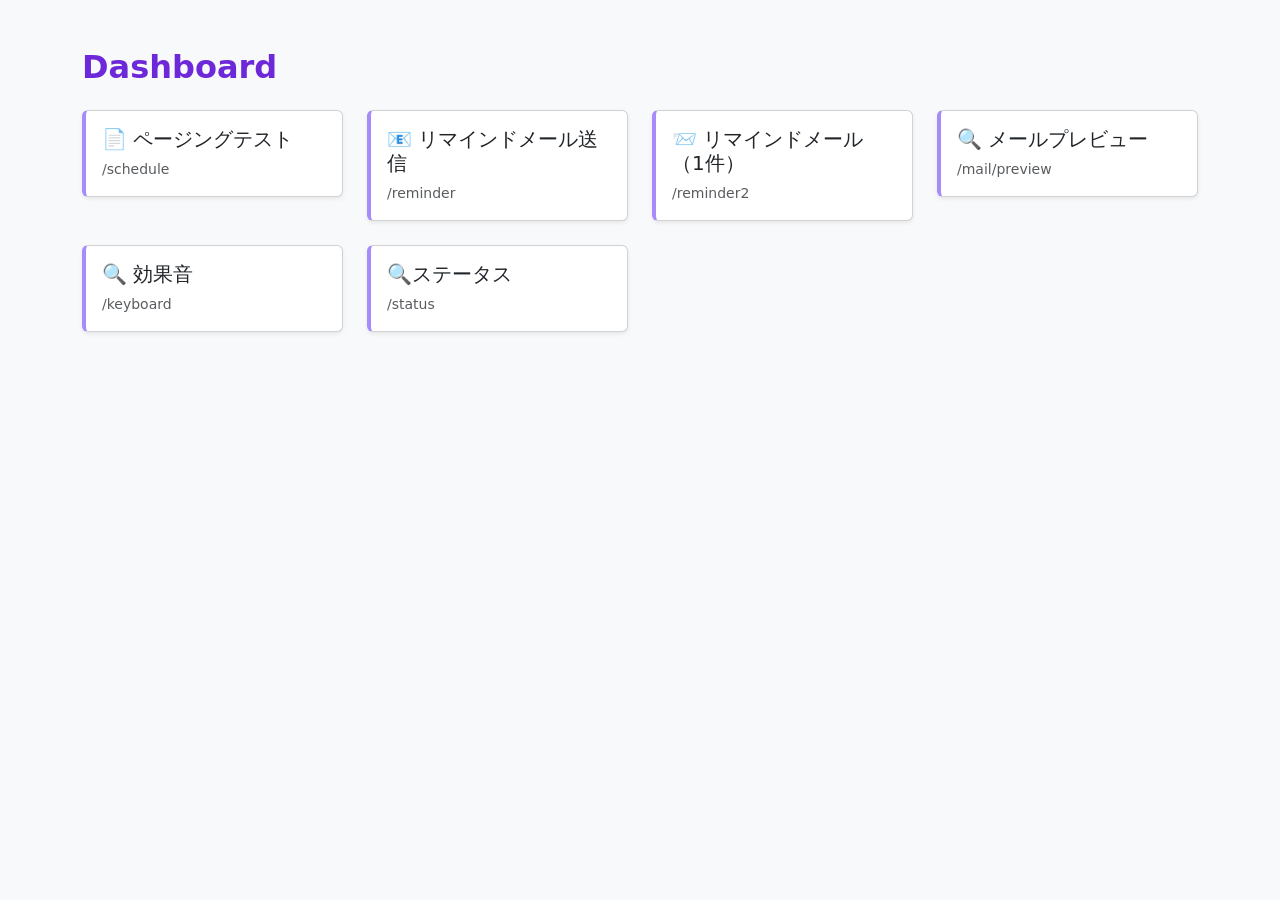
<file: src/main/resources/templates/index.html>
<!DOCTYPE html>
<html xmlns:th="http://www.thymeleaf.org">

<head>
	<meta charset="UTF-8">
	<title>Dashboard</title>

	<!-- Bootstrap -->
	<link href="https://cdn.jsdelivr.net/npm/bootstrap@5.3.3/dist/css/bootstrap.min.css" rel="stylesheet">

	<style>
		body {
			background-color: #f8f9fa;
		}

		.card {
			border-left: 4px solid #a78bfa;
			/* 薄い紫ライン */
			transition: transform .15s ease;
		}

		.card:hover {
			transform: translateY(-4px);
		}

		.dashboard-title {
			color: #6d28d9;
			font-weight: 600;
		}
	</style>
</head>

<body>
	<div class="container py-5">

		<h2 class="dashboard-title mb-4">Dashboard</h2>

		<div class="row g-4">

			<!-- Paging Test -->
			<div class="col-md-6 col-lg-3">
				<a th:href="@{/schedule}" class="text-decoration-none text-dark">
					<div class="card shadow-sm p-3">
						<h5>📄 ページングテスト</h5>
						<p class="mb-0 small text-muted">/schedule</p>
					</div>
				</a>
			</div>

			<!-- Reminder Mail -->
			<div class="col-md-6 col-lg-3">
				<a th:href="@{/reminder}" class="text-decoration-none text-dark">
					<div class="card shadow-sm p-3">
						<h5>📧 リマインドメール送信</h5>
						<p class="mb-0 small text-muted">/reminder</p>
					</div>
				</a>
			</div>

			<!-- Reminder Mail (single) -->
			<div class="col-md-6 col-lg-3">
				<a th:href="@{/reminder2}" class="text-decoration-none text-dark">
					<div class="card shadow-sm p-3">
						<h5>📨 リマインドメール（1件）</h5>
						<p class="mb-0 small text-muted">/reminder2</p>
					</div>
				</a>
			</div>

			<!-- Mail Preview -->
			<div class="col-md-6 col-lg-3">
				<a th:href="@{/mail/preview}" class="text-decoration-none text-dark">
					<div class="card shadow-sm p-3">
						<h5>🔍 メールプレビュー</h5>
						<p class="mb-0 small text-muted">/mail/preview</p>
					</div>
				</a>
			</div>

			<!-- Mail Preview -->
			<div class="col-md-6 col-lg-3">
				<a th:href="@{/keyboard}" class="text-decoration-none text-dark">
					<div class="card shadow-sm p-3">
						<h5>🔍 効果音</h5>
						<p class="mb-0 small text-muted">/keyboard</p>
					</div>
				</a>
			</div>
			
			<!-- Mail Preview -->
			<div class="col-md-6 col-lg-3">
				<a th:href="@{/status}" class="text-decoration-none text-dark">
					<div class="card shadow-sm p-3">
						<h5>🔍ステータス</h5>
						<p class="mb-0 small text-muted">/status</p>
					</div>
				</a>
			</div>
		</div>
	</div>

</body>

</html>
</file>
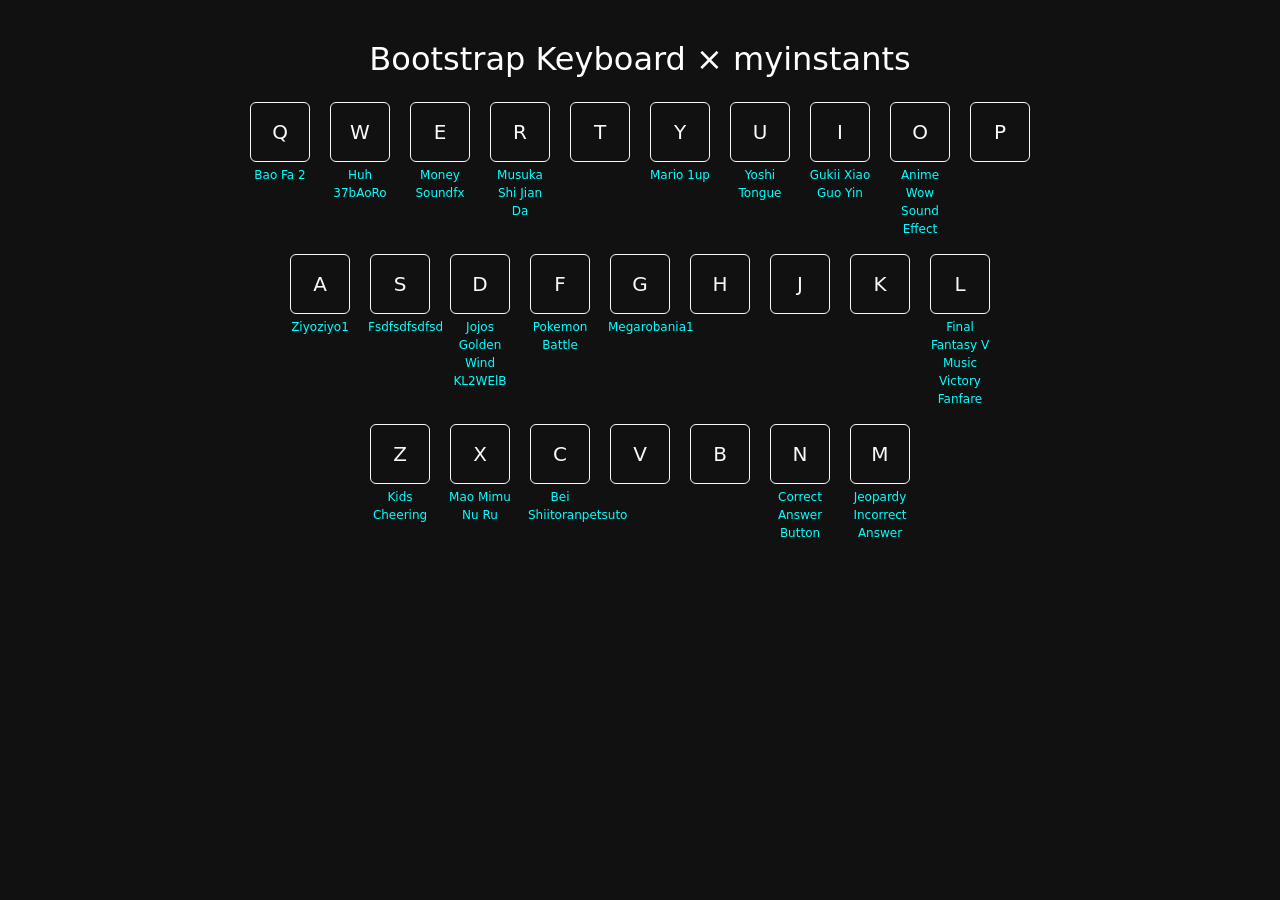
<file: src/main/resources/templates/keyboard.html>
<!DOCTYPE html>
<html lang="ja">

<head>
	<meta charset="UTF-8">
	<title>Keyboard Sound - No Overlap</title>

	<link href="https://cdn.jsdelivr.net/npm/bootstrap@5.3.2/dist/css/bootstrap.min.css" rel="stylesheet">

	<style>
		body {
			background: #111;
			color: #fff;
			text-align: center;
			padding-top: 40px;
		}

		.key-block {
			width: 80px;
		}

		.key {
			width: 60px;
			height: 60px;
			font-size: 20px;
		}

		.sound-label {
			font-size: 12px;
			color: #0ff;
			margin-top: 4px;
			min-height: 20px;
		}
	</style>
</head>

<body>

	<h2 class="mb-4">Bootstrap Keyboard × myinstants</h2>

	<div class="container" id="keyboard"></div>

	<script src="https://code.jquery.com/jquery-3.7.1.min.js"></script>

	<script>

		// ▼ 効果音をここに追加するだけ
		const soundMap = {
			Q: "https://www.myinstants.com/media/sounds/bao-fa-2.mp3",
			W: "https://www.myinstants.com/media/sounds/huh_37bAoRo.mp3",
			E: "https://www.myinstants.com/media/sounds/money-soundfx.mp3",
			R: "https://www.myinstants.com/media/sounds/musuka-shi-jian-da.mp3",

			Y: "https://www.myinstants.com/media/sounds/mario-1up.mp3",
			U: "https://www.myinstants.com/media/sounds/yoshi-tongue.mp3",
			I: "https://www.myinstants.com/media/sounds/gukii-xiao-guo-yin.mp3",
			O: "https://www.myinstants.com/media/sounds/anime-wow-sound-effect.mp3",

			
			A: "https://www.myinstants.com/media/sounds/ziyoziyo1.mp3",
			S: "https://www.myinstants.com/media/sounds/fsdfsdfsdfsd.mp3",
			D: "https://www.myinstants.com/media/sounds/jojos-golden-wind_kL2WElB.mp3",
			F: "https://www.myinstants.com/media/sounds/pokemon-battle.mp3",
			G: "https://www.myinstants.com/media/sounds/megarobania1.mp3",
			
			L: "https://www.myinstants.com/media/sounds/final-fantasy-v-music-victory-fanfare.mp3",
			
			Z: "https://www.myinstants.com/media/sounds/kids_cheering.mp3",
			X: "https://www.myinstants.com/media/sounds/mao-mimu-nu-ru.mp3",
			C: "https://www.myinstants.com/media/sounds/bei-shiitoranpetsuto.mp3",
			
			N: "https://www.myinstants.com/media/sounds/correct-answer-button.mp3",
			M: "https://www.myinstants.com/media/sounds/jeopardy-incorrect-answer.mp3"
			
		};

		// ▼ Audio オブジェクトをキーごとに1つだけ作る
		const audioPool = {};

		for (const key in soundMap) {
			audioPool[key] = new Audio(soundMap[key]);
		}

		// ▼ URL からタイトルを自動生成
		function generateTitleFromUrl(url) {
			let name = url.split('/').pop().replace('.mp3', '');
			name = name.replace(/[-_]/g, ' ');
			name = name.replace(/\s+/g, ' ');
			return name.replace(/\b\w/g, c => c.toUpperCase());
		}

		// ▼ キーボードを自動生成
		function buildKeyboard() {
			const rows = [
				"QWERTYUIOP",
				"ASDFGHJKL",
				"ZXCVBNM"
			];

			let html = "";

			rows.forEach(row => {
				html += `<div class="row justify-content-center g-3 mb-3">`;
				[...row].forEach(key => {
					const title = soundMap[key] ? generateTitleFromUrl(soundMap[key]) : "";
					html += `
        <div class="col-auto key-block" data-key="${key}">
          <button class="key btn btn-outline-light">${key}</button>
          <div class="sound-label">${title}</div>
        </div>
      `;
				});
				html += `</div>`;
			});

			$("#keyboard").html(html);
		}

		// ▼ 同時再生しないように制御して再生
		function playSound(key) {
		  const audio = audioPool[key];
		  if (!audio) return;

		  // ★ 他の効果音もすべて止める
		  stopAllSounds();

		  audio.play();

		  const $btn = $(`.key-block[data-key="${key}"] .key`);
		  $btn.addClass("btn-warning");
		  setTimeout(() => $btn.removeClass("btn-warning"), 150);
		}
		
		function stopAllSounds() {
		  for (const key in audioPool) {
		    const audio = audioPool[key];
		    audio.pause();
		    audio.currentTime = 0;
		  }
		}

		$(function () {

			buildKeyboard();

			// クリック
			$(document).on("mousedown", ".key", function () {
				const key = $(this).parent().data("key");
				playSound(key);
			});

			// キーボード入力
			$(document).on("keydown", function (e) {
				const key = e.key.toUpperCase();
				playSound(key);
			});

		});
	</script>

</body>

</html>
</file>
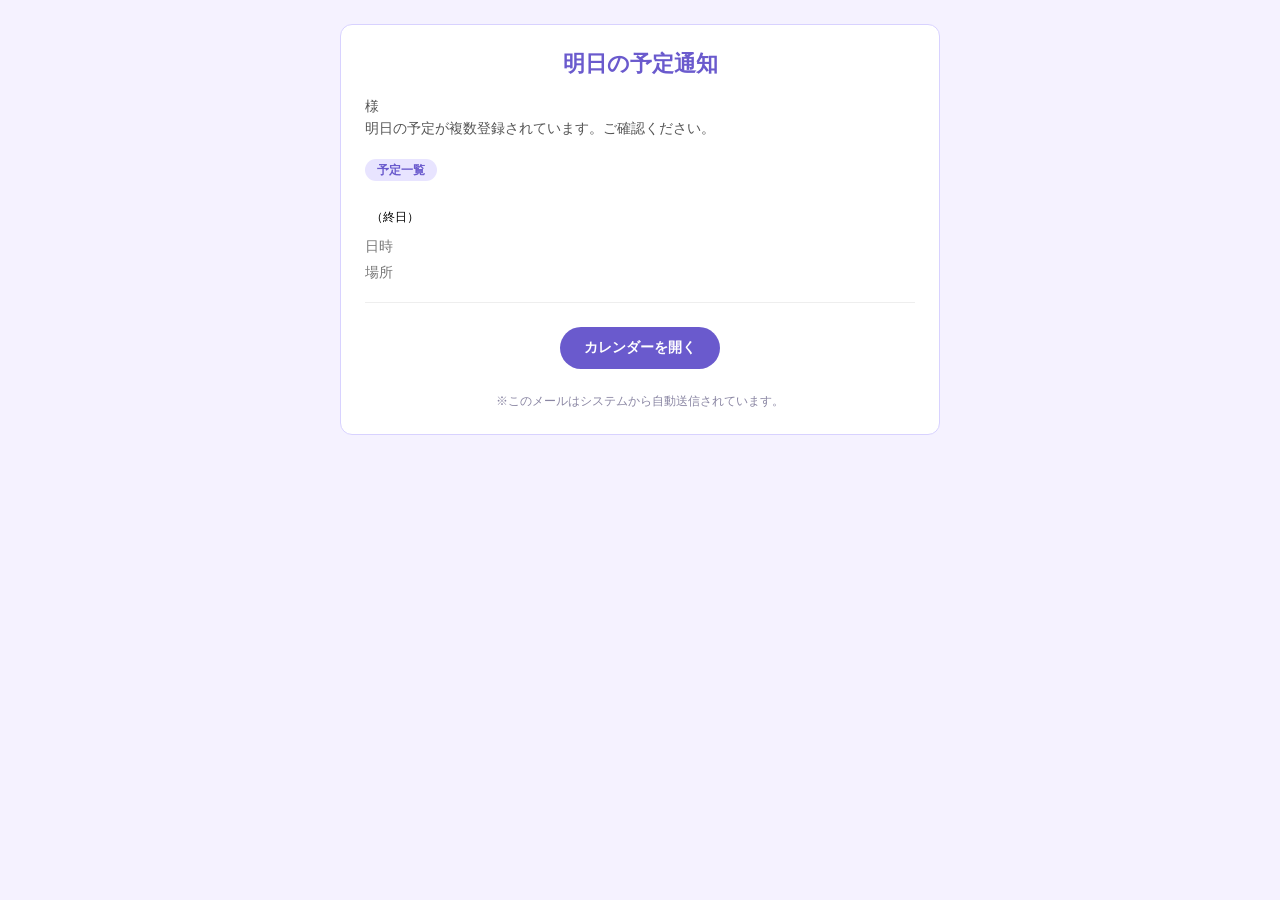
<file: src/main/resources/templates/mail/reminder.html>
<!DOCTYPE html>
<html lang="ja">
<body style="margin:0; padding:0; background-color:#f5f2ff; font-family:Segoe UI, sans-serif;">

<table width="100%" cellpadding="0" cellspacing="0" style="background-color:#f5f2ff; padding:24px 0;">
  <tr>
    <td align="center">

      <!-- メインカード -->
      <table width="600" cellpadding="0" cellspacing="0" 
             style="background-color:#ffffff; border:1px solid #d8d2ff; border-radius:12px; padding:24px;">

        <!-- ヘッダー -->
        <tr>
          <td align="center" style="padding-bottom:16px;">
            <h2 style="margin:0; color:#6a5acd; font-size:22px; font-weight:700;">
              明日の予定通知
            </h2>
          </td>
        </tr>

        <!-- メッセージ -->
        <tr>
          <td style="color:#555; font-size:14px; line-height:1.6; padding-bottom:20px;">
            <span th:text="${name}"></span> 様<br>
            明日の予定が複数登録されています。ご確認ください。
          </td>
        </tr>

        <!-- ラベル -->
        <tr>
          <td style="padding-bottom:12px;">
            <span style="background-color:#e8e4ff; color:#6a5acd; padding:4px 12px; 
                         border-radius:20px; font-size:12px; font-weight:600;">
              予定一覧
            </span>
          </td>
        </tr>

        <!-- ▼▼ 複数予定ループ ▼▼ -->
        <tr th:each="item : ${scheduleList}">
          <td style="padding:16px 0; border-bottom:1px solid #eee;">

            <!-- ▼ 終日の場合：背景色つきタイトル ▼ -->
            <div th:if="${item.allDay}"
                 th:style="'background-color:' + ${item.backgroundcolor}
                           + '; color:' + ${item.textColor}
                           + '; padding:6px 12px; border-radius:6px; font-weight:700; margin-bottom:8px;'">
              <span th:text="${item.title}"></span>
              <span style="font-size:12px; margin-left:6px;">（終日）</span>
            </div>

            <!-- ▼ 終日でない場合：背景色ドット付きタイトル ▼ -->
            <div th:if="${!item.allDay}"
                 style="color:#333; font-weight:700; margin-bottom:8px; display:flex; align-items:center;">

              <!-- 背景色ドット -->
              <span th:style="'width:10px; height:10px; background-color:' 
                              + ${item.backgroundcolor}
                              + '; border-radius:50%; display:inline-block; margin-right:8px;'">
              </span>

              <span th:text="${item.title}"></span>
            </div>

            <!-- ▼ 詳細テーブル ▼ -->
            <table width="100%" cellpadding="0" cellspacing="0" style="font-size:14px; color:#333;">
              <tr>
                <td style="width:20%; padding:4px 0; color:#777;">日時</td>
                <td style="width:80%; padding:4px 0; font-weight:600;" th:text="${item.displayTime}"></td>
              </tr>
              <tr>
                <td style="width:20%; padding:4px 0; color:#777;">場所</td>
                <td style="width:80%; padding:4px 0; font-weight:600;" th:text="${item.place}"></td>
              </tr>
            </table>

          </td>
        </tr>
        <!-- ▲▲ 複数予定ループ ▲▲ -->

        <!-- ボタン -->
        <tr>
          <td align="center" style="padding-top:24px;">
            <a href="#"
               style="display:inline-block; background-color:#6a5acd; color:#ffffff; 
                      padding:12px 24px; border-radius:30px; text-decoration:none; 
                      font-size:14px; font-weight:600;">
              カレンダーを開く
            </a>
          </td>
        </tr>

        <!-- フッター -->
        <tr>
          <td align="center" style="padding-top:24px; font-size:12px; color:#8a86a3;">
            ※このメールはシステムから自動送信されています。
          </td>
        </tr>

      </table>
      <!-- メインカードここまで -->

    </td>
  </tr>
</table>

</body>
</html>
</file>
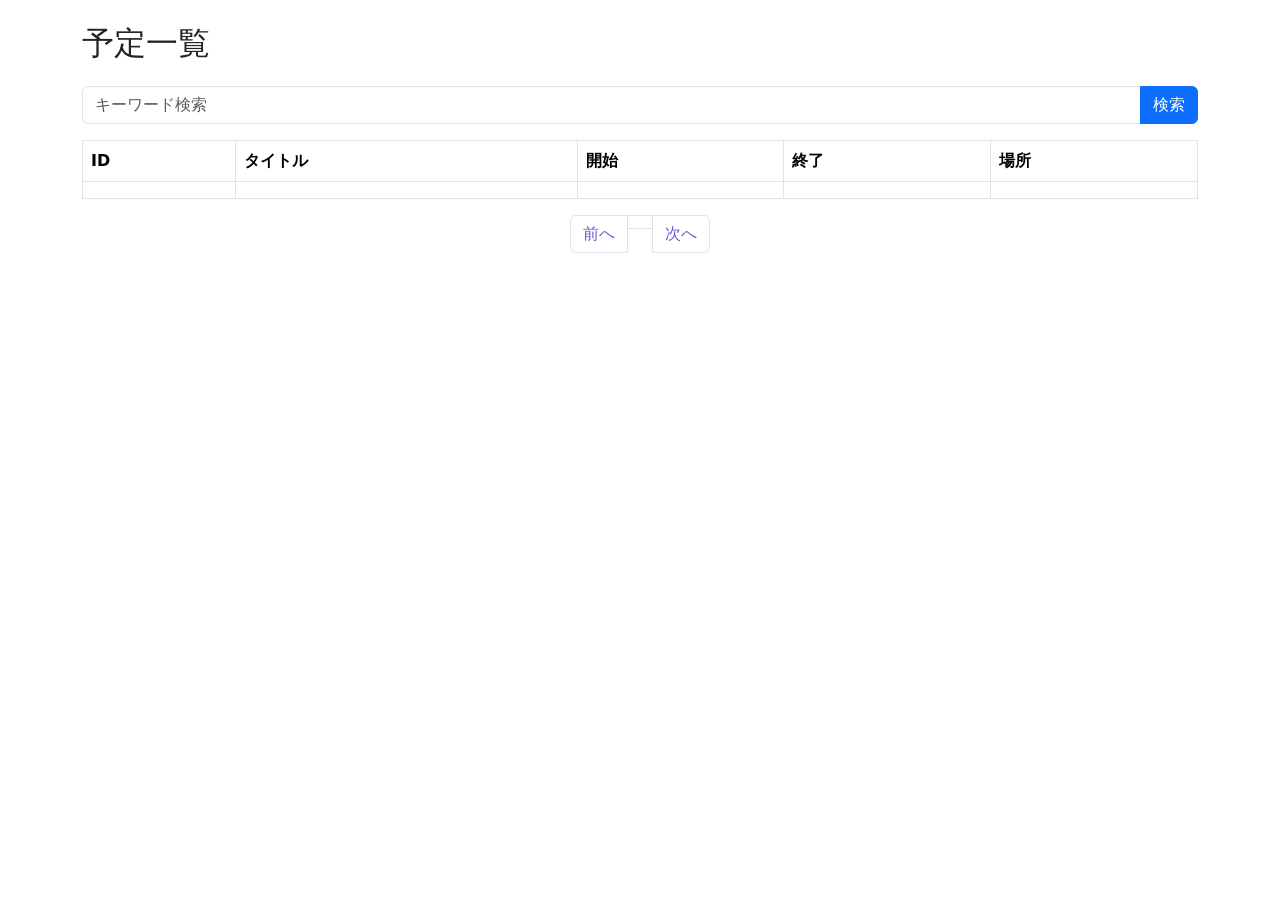
<file: src/main/resources/templates/schedule/list.html>
<!DOCTYPE html>
<html xmlns:th="http://www.thymeleaf.org">
<head>
    <link href="https://cdn.jsdelivr.net/npm/bootstrap@5.3.0/dist/css/bootstrap.min.css" rel="stylesheet">

    <style>
        .page-link {
            color: #6a5acd;
        }
        .page-item.active .page-link {
            background-color: #6a5acd;
            border-color: #6a5acd;
            color: #fff;
        }
    </style>
</head>

<body class="container py-4">

<h2 class="mb-4">予定一覧</h2>

<form method="get" th:object="${form}" class="mb-3">
    <div class="input-group">
        <input type="text" th:field="*{keyword}" class="form-control" placeholder="キーワード検索">
        <button class="btn btn-primary" type="submit">検索</button>
    </div>
</form>

<table class="table table-bordered">
    <thead>
        <tr>
            <th>ID</th>
            <th>タイトル</th>
            <th>開始</th>
            <th>終了</th>
            <th>場所</th>
        </tr>
    </thead>
    <tbody>
        <tr th:each="item : ${page.content}">
            <td th:text="${item.id}"></td>
            <td th:text="${item.title}"></td>
            <td th:text="${item.start_at}"></td>
            <td th:text="${item.end_at}"></td>
            <td th:text="${item.place}"></td>
        </tr>
    </tbody>
</table>

<nav aria-label="Page navigation">
  <ul class="pagination justify-content-center">

    <li class="page-item" th:classappend="${page.first} ? 'disabled'">
      <a class="page-link"
         th:href="@{/schedule(page=${page.number - 1}, size=${page.size}, keyword=${form.keyword})}">
        前へ
      </a>
    </li>

    <li class="page-item"
        th:each="i : ${#numbers.sequence(0, page.totalPages - 1)}"
        th:classappend="${i == page.number} ? 'active'">
      <a class="page-link"
         th:text="${i + 1}"
         th:href="@{/schedule(page=${i}, size=${page.size}, keyword=${form.keyword})}">
      </a>
    </li>

    <li class="page-item" th:classappend="${page.last} ? 'disabled'">
      <a class="page-link"
         th:href="@{/schedule(page=${page.number + 1}, size=${page.size}, keyword=${form.keyword})}">
        次へ
      </a>
    </li>

  </ul>
</nav>

</body>
</html>
</file>
